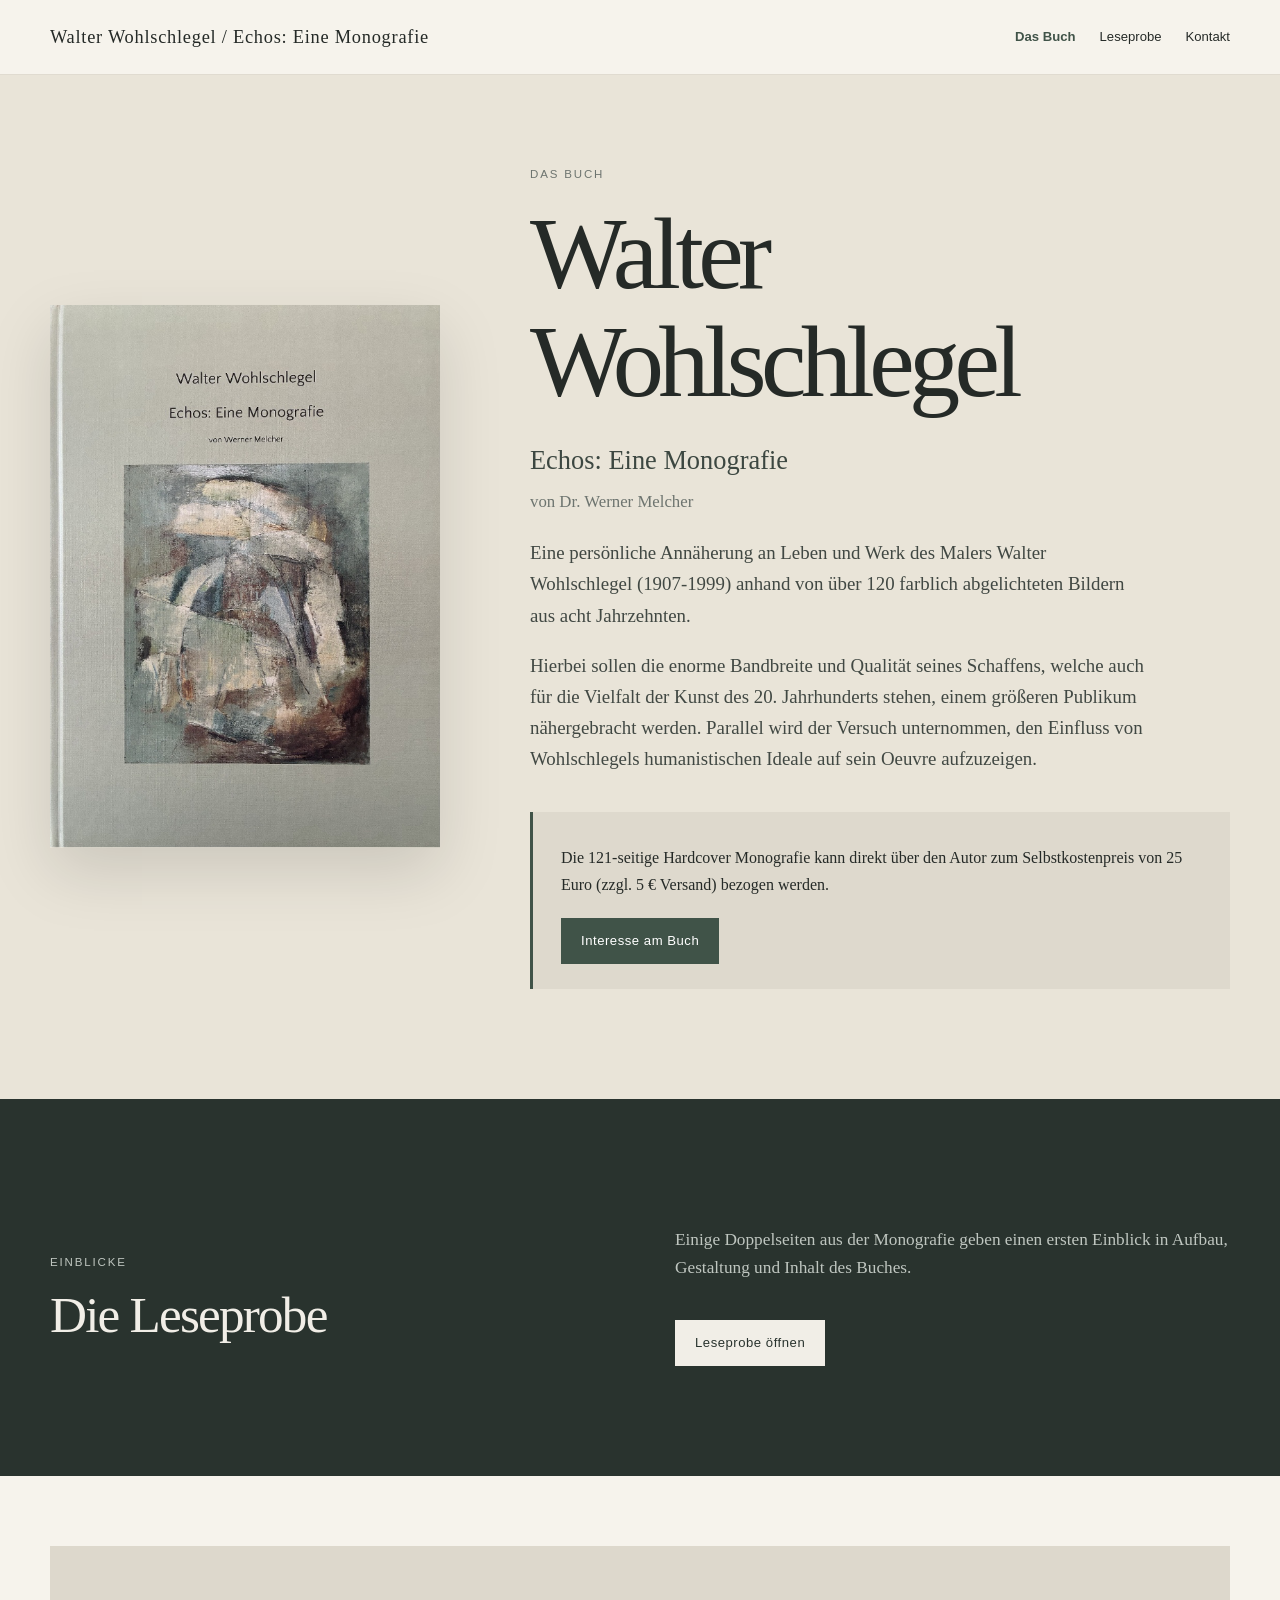
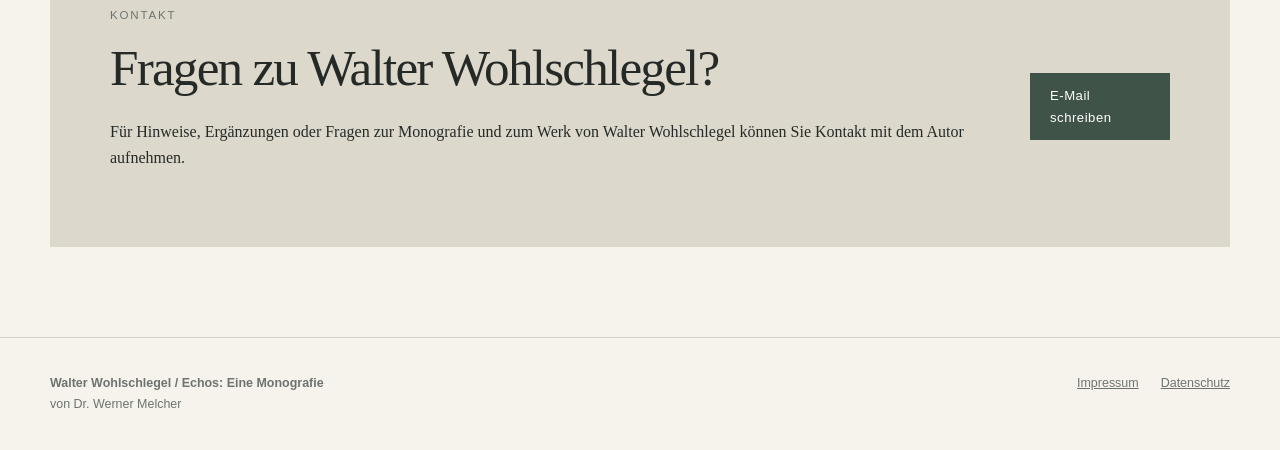
<file: index.html>
<!doctype html>
<html lang="de">
<head>
<meta charset="utf-8">
<meta name="viewport" content="width=device-width, initial-scale=1">
<title>Walter Wohlschlegel – Echos: Eine Monografie | Werner Melcher</title>
<meta name="description" content="Walter Wohlschlegel (1907–1999): Leben und Werk des Malers in der Monografie „Echos: Eine Monografie“ von Dr. Werner Melcher mit zahlreichen Werkabbildungen.">
<meta name="keywords" content="Walter Wohlschlegel, Echos, Eine Monografie, Werner Melcher, Maler, Künstler, Kunst, Buch">
<meta name="author" content="Dr. Werner Melcher">
<meta property="og:title" content="Walter Wohlschlegel / Echos: Eine Monografie">
<meta property="og:description" content="Die Monografie Echos von Dr. Werner Melcher über den Maler Walter Wohlschlegel.">
<meta property="og:type" content="book">
<meta property="og:image" content="assets/titelseite.png">
<link rel="canonical" href="https://wohlschlegel-monografie.de/">
<link rel="stylesheet" href="styles.css">
<script type="application/ld+json">
{
  "@context":"https://schema.org",
  "@type":"Book",
  "name":"Echos: Eine Monografie",
  "author":{"@type":"Person","name":"Dr. Werner Melcher"},
  "about":{"@type":"Person","name":"Walter Wohlschlegel","birthDate":"1907","deathDate":"1999"}
}
</script>
  <meta name="robots" content="index,follow">
  <script type="application/ld+json">
{
  "@context": "https://schema.org",
  "@type": "Book",
  "name": "Walter Wohlschlegel – Echos: Eine Monografie",
  "author": {
    "@type": "Person",
    "name": "Dr. Werner Melcher"
  },
  "about": {
    "@type": "Person",
    "name": "Walter Wohlschlegel",
    "birthDate": "1907",
    "deathDate": "1999"
  },
  "inLanguage": "de",
  "url": "https://wohlschlegel-monografie.de/"
}
</script>
</head>
<body>
<header class="site-header">
  <div class="container nav-wrap">
    <a class="brand" href="index.html">Walter Wohlschlegel / Echos: Eine Monografie</a>
    <button class="menu-toggle" aria-expanded="false" aria-controls="main-nav">Menü</button>
    <nav id="main-nav" class="nav" aria-label="Hauptnavigation">
      <a class="active" href="index.html">Das Buch</a>
      <a href="leseprobe.html">Leseprobe</a>
      <a href="#kontakt">Kontakt</a>
    </nav>
  </div>
</header>

<main>
<section class="hero-book" id="das-buch">
  <div class="container hero-book-grid">
    <div class="book-cover">
      <img src="assets/titelseite.png" alt="Titelbild des Buches Walter Wohlschlegel – Echos: Eine Monografie von Werner Melcher">
    </div>
    <div class="hero-copy">
      <p class="eyebrow">Das Buch</p>
      <h1>Walter Wohlschlegel</h1>
      <p class="book-title">Echos: Eine Monografie</p>
      <p class="book-author">von Dr. Werner Melcher</p>
      <p class="lead">Eine persönliche Annäherung an Leben und Werk des Malers Walter Wohlschlegel (1907-1999) anhand von über 120 farblich abgelichteten Bildern aus acht Jahrzehnten.</p>
      <p class="lead">Hierbei sollen die enorme Bandbreite und Qualität seines Schaffens, welche auch für die Vielfalt der Kunst des 20. Jahrhunderts stehen, einem größeren Publikum nähergebracht werden. Parallel wird der Versuch unternommen, den Einfluss von Wohlschlegels humanistischen Ideale auf sein Oeuvre aufzuzeigen.</p>
      <div class="purchase-box">
        <p>Die 121-seitige Hardcover Monografie kann direkt über den Autor zum Selbstkostenpreis von 25 Euro (zzgl. 5 € Versand) bezogen werden.</p>
        <a class="button" href="mailto:melcher-wohlschlegel@web.de?subject=Interesse%20an%20%E2%80%9EEchos%3A%20Eine%20Monografie%E2%80%9C">Interesse am Buch</a>
      </div>
    </div>
  </div>
</section>

<section class="section section-dark">
  <div class="container section-heading">
    <div><p class="eyebrow">Einblicke</p><h2>Die Leseprobe</h2></div>
    <div><p class="section-intro">Einige Doppelseiten aus der Monografie geben einen ersten Einblick in Aufbau, Gestaltung und Inhalt des Buches.</p><a class="button light-button" href="leseprobe.html">Leseprobe öffnen</a></div>
  </div>
</section>

<section id="kontakt" class="section contact">
  <div class="container contact-box">
    <div><p class="eyebrow">Kontakt</p><h2>Fragen zu Walter Wohlschlegel?</h2><p>Für Hinweise, Ergänzungen oder Fragen zur Monografie und zum Werk von Walter Wohlschlegel können Sie Kontakt mit dem Autor aufnehmen.</p></div>
    <a class="button" href="mailto:melcher-wohlschlegel@web.de">E-Mail schreiben</a>
  </div>
</section>
</main>

<footer class="footer">
  <div class="container footer-grid">
    <div><strong>Walter Wohlschlegel / Echos: Eine Monografie</strong><br>von Dr. Werner Melcher</div>
    <div><a href="impressum.html">Impressum</a><a href="datenschutz.html">Datenschutz</a></div>
  </div>
</footer>
<script src="script.js"></script>
</body>
</html>
</file>
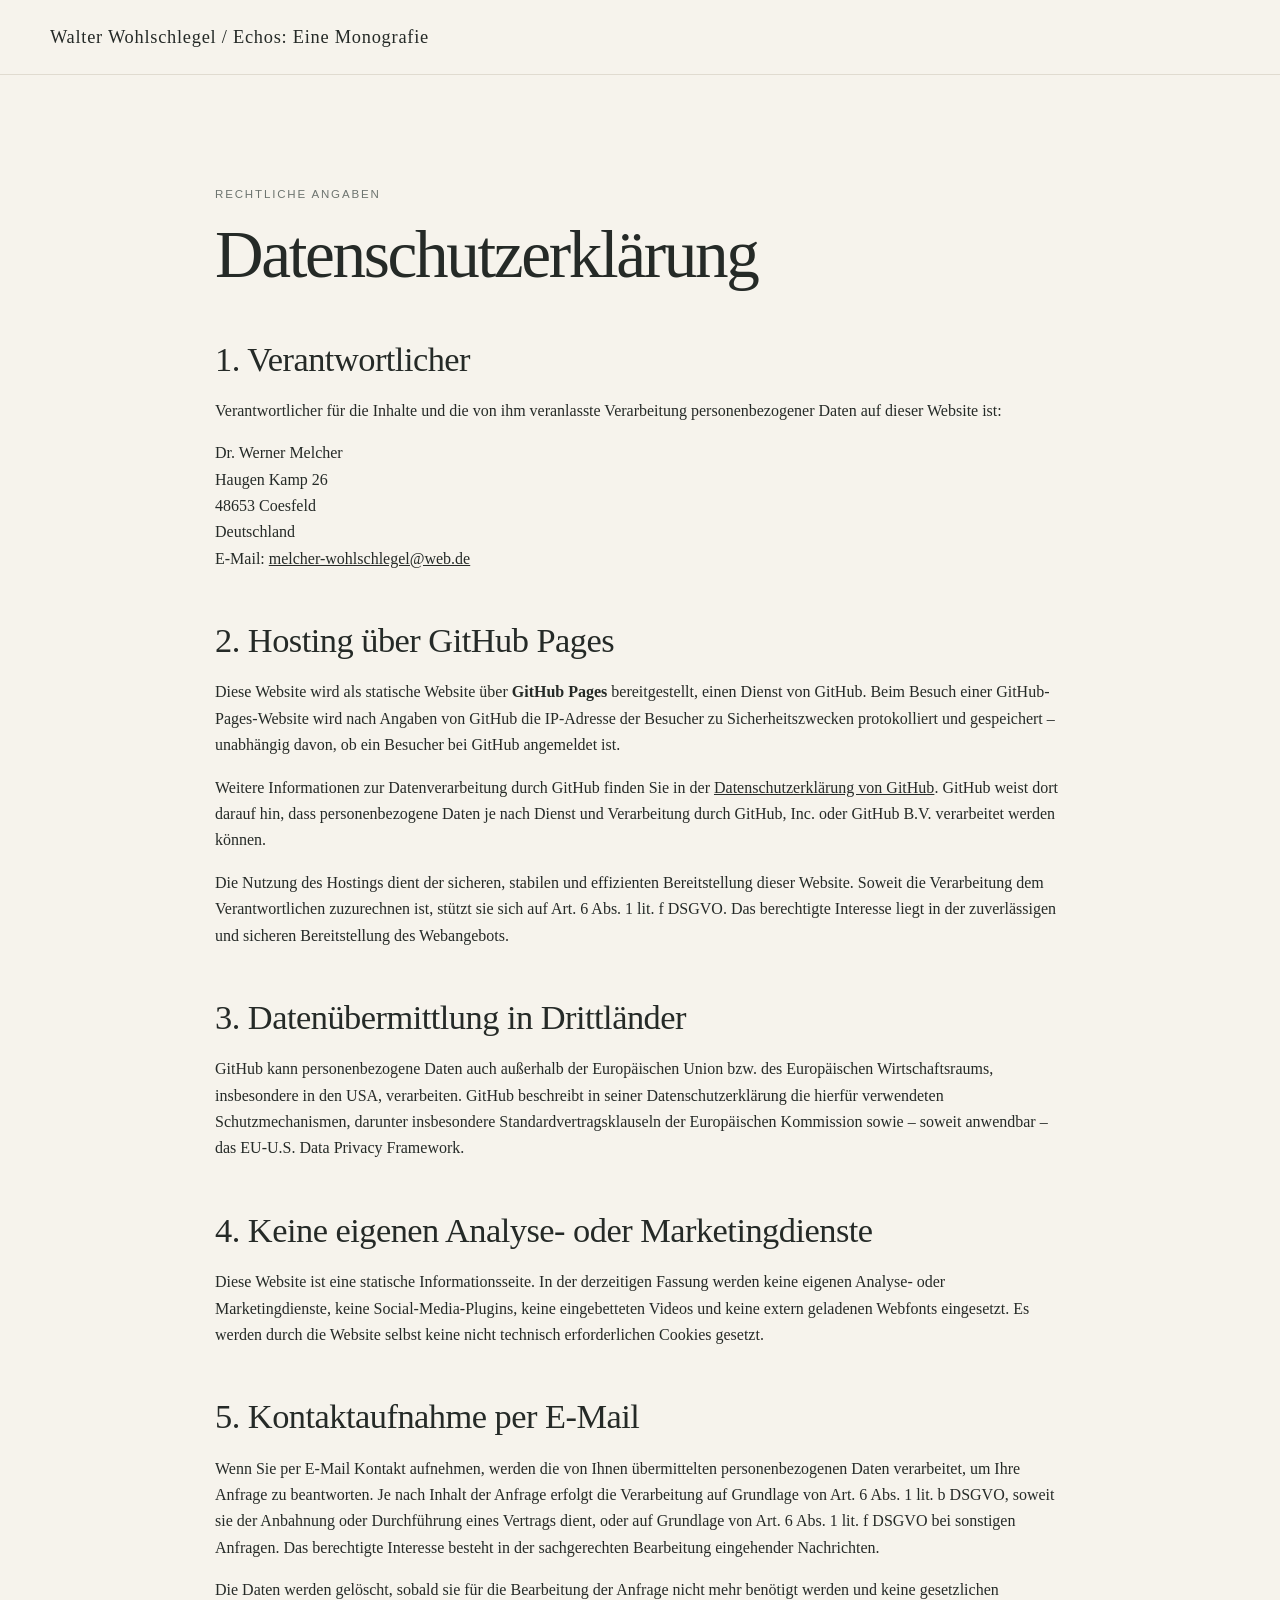
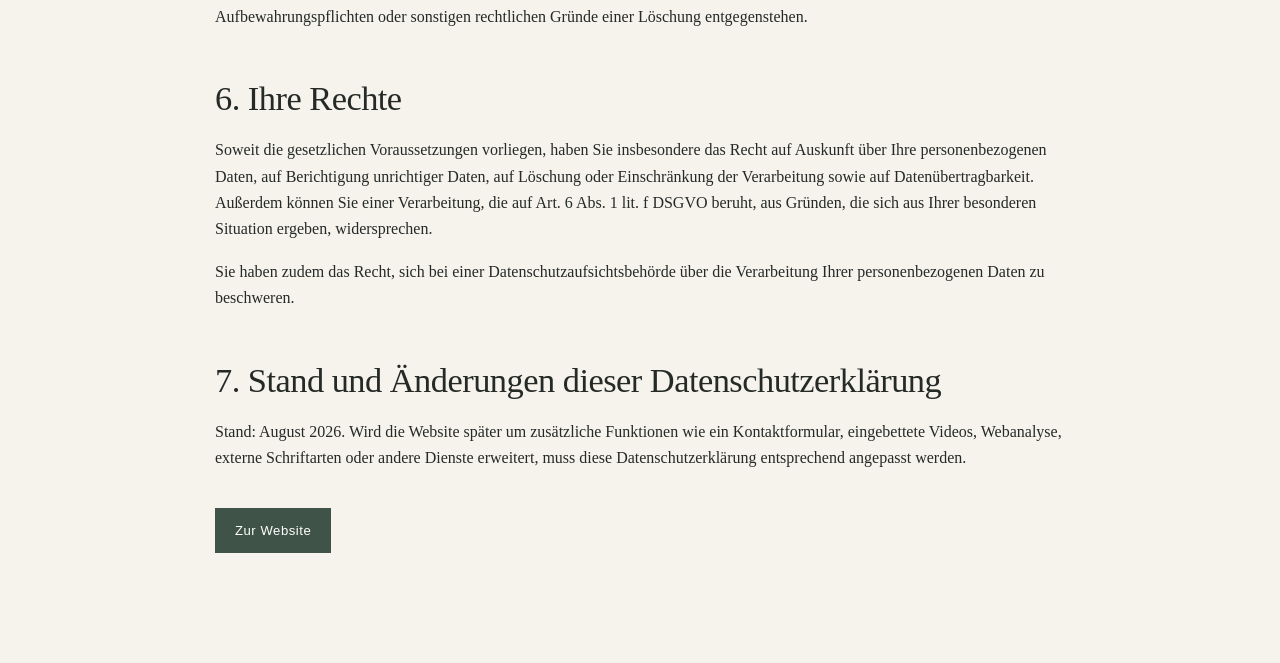
<file: datenschutz.html>
<!doctype html>
<html lang="de">
<head>
  <meta charset="utf-8">
  <meta name="viewport" content="width=device-width,initial-scale=1">
  <title>Datenschutz | Walter Wohlschlegel – Echos: Eine Monografie</title>
  <meta name="robots" content="noindex,follow">
  <link rel="stylesheet" href="styles.css">
  <meta name="description" content="Datenschutzerklärung der Website zur Monografie über Walter Wohlschlegel.">
  <link rel="canonical" href="https://wohlschlegel-monografie.de/datenschutz.html">
</head>
<body>
<header class="site-header">
  <div class="container nav-wrap">
    <a class="brand" href="index.html">Walter Wohlschlegel / Echos: Eine Monografie</a>
  </div>
</header>

<main class="section legal-page">
  <div class="container narrow">
    <p class="eyebrow">Rechtliche Angaben</p>
    <h1>Datenschutzerklärung</h1>

    <h2>1. Verantwortlicher</h2>
    <p>Verantwortlicher für die Inhalte und die von ihm veranlasste Verarbeitung personenbezogener Daten auf dieser Website ist:</p>
    <p>
      Dr. Werner Melcher<br>
      Haugen Kamp 26<br>
      48653 Coesfeld<br>
      Deutschland<br>
      E-Mail:
      <a href="mailto:melcher-wohlschlegel@web.de">melcher-wohlschlegel@web.de</a>
    </p>

    <h2>2. Hosting über GitHub Pages</h2>
    <p>
      Diese Website wird als statische Website über <strong>GitHub Pages</strong> bereitgestellt,
      einen Dienst von GitHub. Beim Besuch einer GitHub-Pages-Website wird nach Angaben von GitHub
      die IP-Adresse der Besucher zu Sicherheitszwecken protokolliert und gespeichert – unabhängig
      davon, ob ein Besucher bei GitHub angemeldet ist.
    </p>
    <p>
      Weitere Informationen zur Datenverarbeitung durch GitHub finden Sie in der
      <a href="https://docs.github.com/de/site-policy/privacy-policies/github-general-privacy-statement"
         target="_blank" rel="noopener">Datenschutzerklärung von GitHub</a>.
      GitHub weist dort darauf hin, dass personenbezogene Daten je nach Dienst und Verarbeitung
      durch GitHub, Inc. oder GitHub B.V. verarbeitet werden können.
    </p>
    <p>
      Die Nutzung des Hostings dient der sicheren, stabilen und effizienten Bereitstellung dieser
      Website. Soweit die Verarbeitung dem Verantwortlichen zuzurechnen ist, stützt sie sich auf
      Art. 6 Abs. 1 lit. f DSGVO. Das berechtigte Interesse liegt in der zuverlässigen und sicheren
      Bereitstellung des Webangebots.
    </p>

    <h2>3. Datenübermittlung in Drittländer</h2>
    <p>
      GitHub kann personenbezogene Daten auch außerhalb der Europäischen Union bzw. des Europäischen
      Wirtschaftsraums, insbesondere in den USA, verarbeiten. GitHub beschreibt in seiner
      Datenschutzerklärung die hierfür verwendeten Schutzmechanismen, darunter insbesondere
      Standardvertragsklauseln der Europäischen Kommission sowie – soweit anwendbar – das
      EU-U.S. Data Privacy Framework.
    </p>

    <h2>4. Keine eigenen Analyse- oder Marketingdienste</h2>
    <p>
      Diese Website ist eine statische Informationsseite. In der derzeitigen Fassung werden keine
      eigenen Analyse- oder Marketingdienste, keine Social-Media-Plugins, keine eingebetteten Videos
      und keine extern geladenen Webfonts eingesetzt. Es werden durch die Website selbst keine
      nicht technisch erforderlichen Cookies gesetzt.
    </p>

    <h2>5. Kontaktaufnahme per E-Mail</h2>
    <p>
      Wenn Sie per E-Mail Kontakt aufnehmen, werden die von Ihnen übermittelten personenbezogenen
      Daten verarbeitet, um Ihre Anfrage zu beantworten. Je nach Inhalt der Anfrage erfolgt die
      Verarbeitung auf Grundlage von Art. 6 Abs. 1 lit. b DSGVO, soweit sie der Anbahnung oder
      Durchführung eines Vertrags dient, oder auf Grundlage von Art. 6 Abs. 1 lit. f DSGVO bei
      sonstigen Anfragen. Das berechtigte Interesse besteht in der sachgerechten Bearbeitung
      eingehender Nachrichten.
    </p>
    <p>
      Die Daten werden gelöscht, sobald sie für die Bearbeitung der Anfrage nicht mehr benötigt
      werden und keine gesetzlichen Aufbewahrungspflichten oder sonstigen rechtlichen Gründe einer
      Löschung entgegenstehen.
    </p>

    <h2>6. Ihre Rechte</h2>
    <p>
      Soweit die gesetzlichen Voraussetzungen vorliegen, haben Sie insbesondere das Recht auf
      Auskunft über Ihre personenbezogenen Daten, auf Berichtigung unrichtiger Daten, auf Löschung
      oder Einschränkung der Verarbeitung sowie auf Datenübertragbarkeit. Außerdem können Sie einer
      Verarbeitung, die auf Art. 6 Abs. 1 lit. f DSGVO beruht, aus Gründen, die sich aus Ihrer
      besonderen Situation ergeben, widersprechen.
    </p>
    <p>
      Sie haben zudem das Recht, sich bei einer Datenschutzaufsichtsbehörde über die Verarbeitung
      Ihrer personenbezogenen Daten zu beschweren.
    </p>

    <h2>7. Stand und Änderungen dieser Datenschutzerklärung</h2>
    <p>
      Stand: August 2026. Wird die Website später um zusätzliche Funktionen wie ein Kontaktformular,
      eingebettete Videos, Webanalyse, externe Schriftarten oder andere Dienste erweitert, muss diese
      Datenschutzerklärung entsprechend angepasst werden.
    </p>

    <a class="button" href="index.html">Zur Website</a>
  </div>
</main>
</body>
</html>
</file>
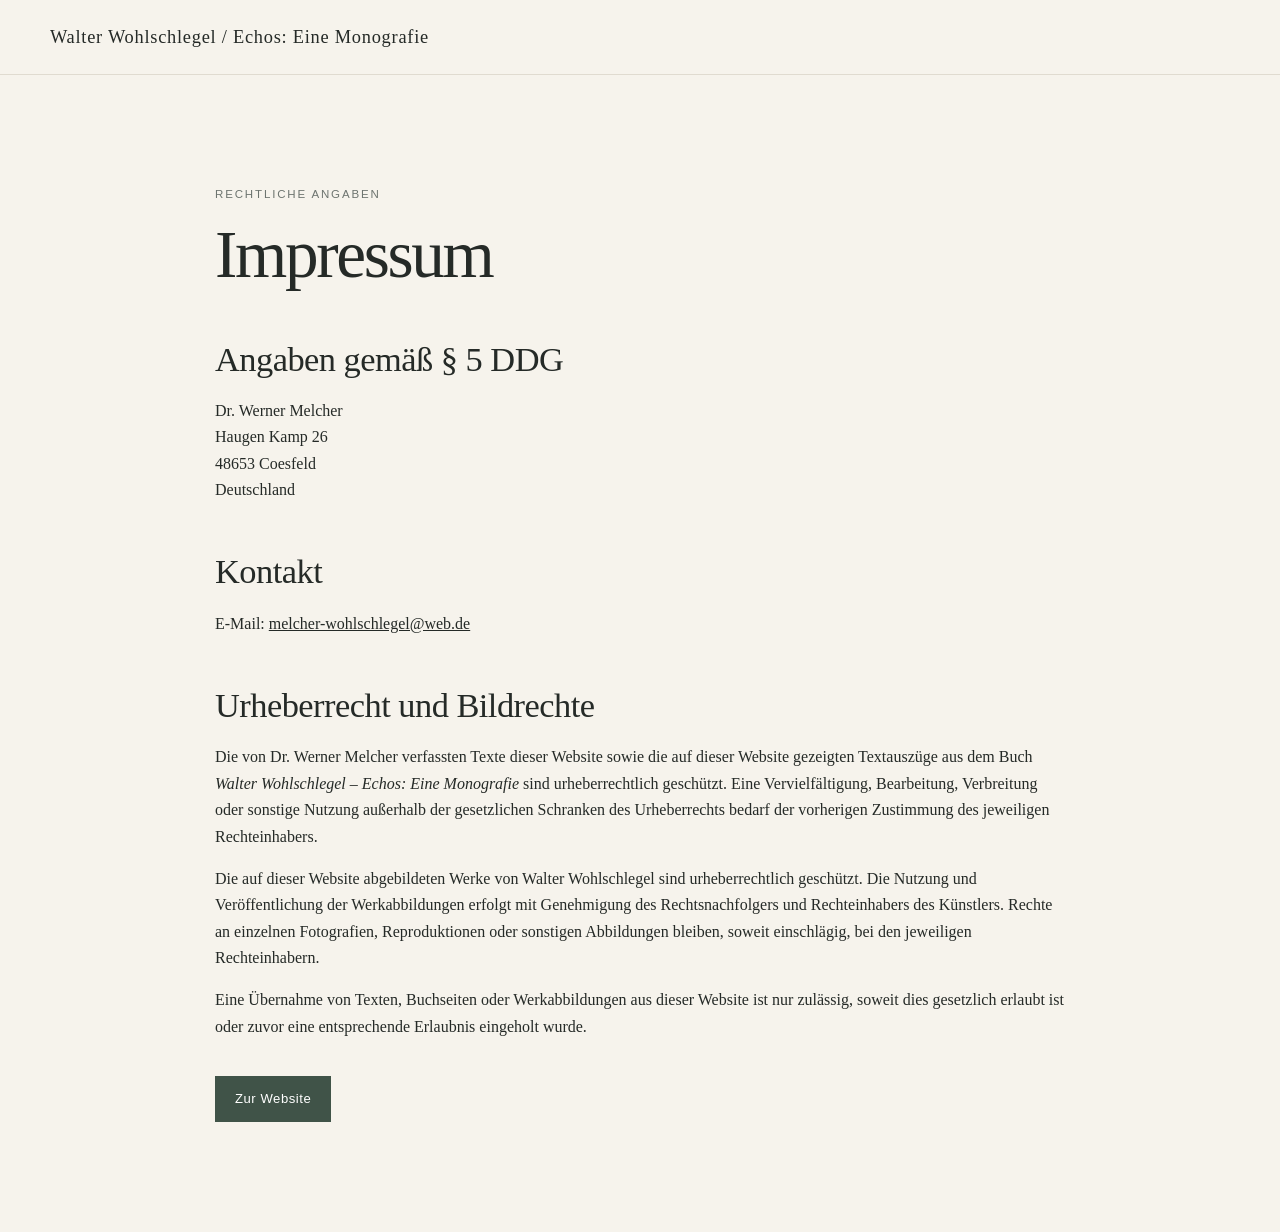
<file: impressum.html>
<!doctype html>
<html lang="de">
<head>
  <meta charset="utf-8">
  <meta name="viewport" content="width=device-width,initial-scale=1">
  <title>Impressum | Walter Wohlschlegel – Echos: Eine Monografie</title>
  <meta name="robots" content="noindex,follow">
  <link rel="stylesheet" href="styles.css">
  <meta name="description" content="Impressum der Website zur Monografie über den Maler Walter Wohlschlegel von Dr. Werner Melcher.">
  <link rel="canonical" href="https://wohlschlegel-monografie.de/impressum.html">
</head>
<body>
<header class="site-header">
  <div class="container nav-wrap">
    <a class="brand" href="index.html">Walter Wohlschlegel / Echos: Eine Monografie</a>
  </div>
</header>

<main class="section legal-page">
  <div class="container narrow">
    <p class="eyebrow">Rechtliche Angaben</p>
    <h1>Impressum</h1>

    <h2>Angaben gemäß § 5 DDG</h2>
    <p>
      Dr. Werner Melcher<br>
      Haugen Kamp 26<br>
      48653 Coesfeld<br>
      Deutschland
    </p>

    <h2>Kontakt</h2>
    <p>
      E-Mail:
      <a href="mailto:melcher-wohlschlegel@web.de">melcher-wohlschlegel@web.de</a>
    </p>

    <h2>Urheberrecht und Bildrechte</h2>
    <p>
      Die von Dr. Werner Melcher verfassten Texte dieser Website sowie die auf dieser Website
      gezeigten Textauszüge aus dem Buch <em>Walter Wohlschlegel – Echos: Eine Monografie</em>
      sind urheberrechtlich geschützt. Eine Vervielfältigung, Bearbeitung, Verbreitung oder
      sonstige Nutzung außerhalb der gesetzlichen Schranken des Urheberrechts bedarf der
      vorherigen Zustimmung des jeweiligen Rechteinhabers.
    </p>
    <p>
      Die auf dieser Website abgebildeten Werke von Walter Wohlschlegel sind urheberrechtlich
      geschützt. Die Nutzung und Veröffentlichung der Werkabbildungen erfolgt mit Genehmigung
      des Rechtsnachfolgers und Rechteinhabers des Künstlers. Rechte an einzelnen Fotografien,
      Reproduktionen oder sonstigen Abbildungen bleiben, soweit einschlägig, bei den jeweiligen
      Rechteinhabern.
    </p>
    <p>
      Eine Übernahme von Texten, Buchseiten oder Werkabbildungen aus dieser Website ist nur
      zulässig, soweit dies gesetzlich erlaubt ist oder zuvor eine entsprechende Erlaubnis
      eingeholt wurde.
    </p>

    <a class="button" href="index.html">Zur Website</a>
  </div>
</main>
</body>
</html>
</file>
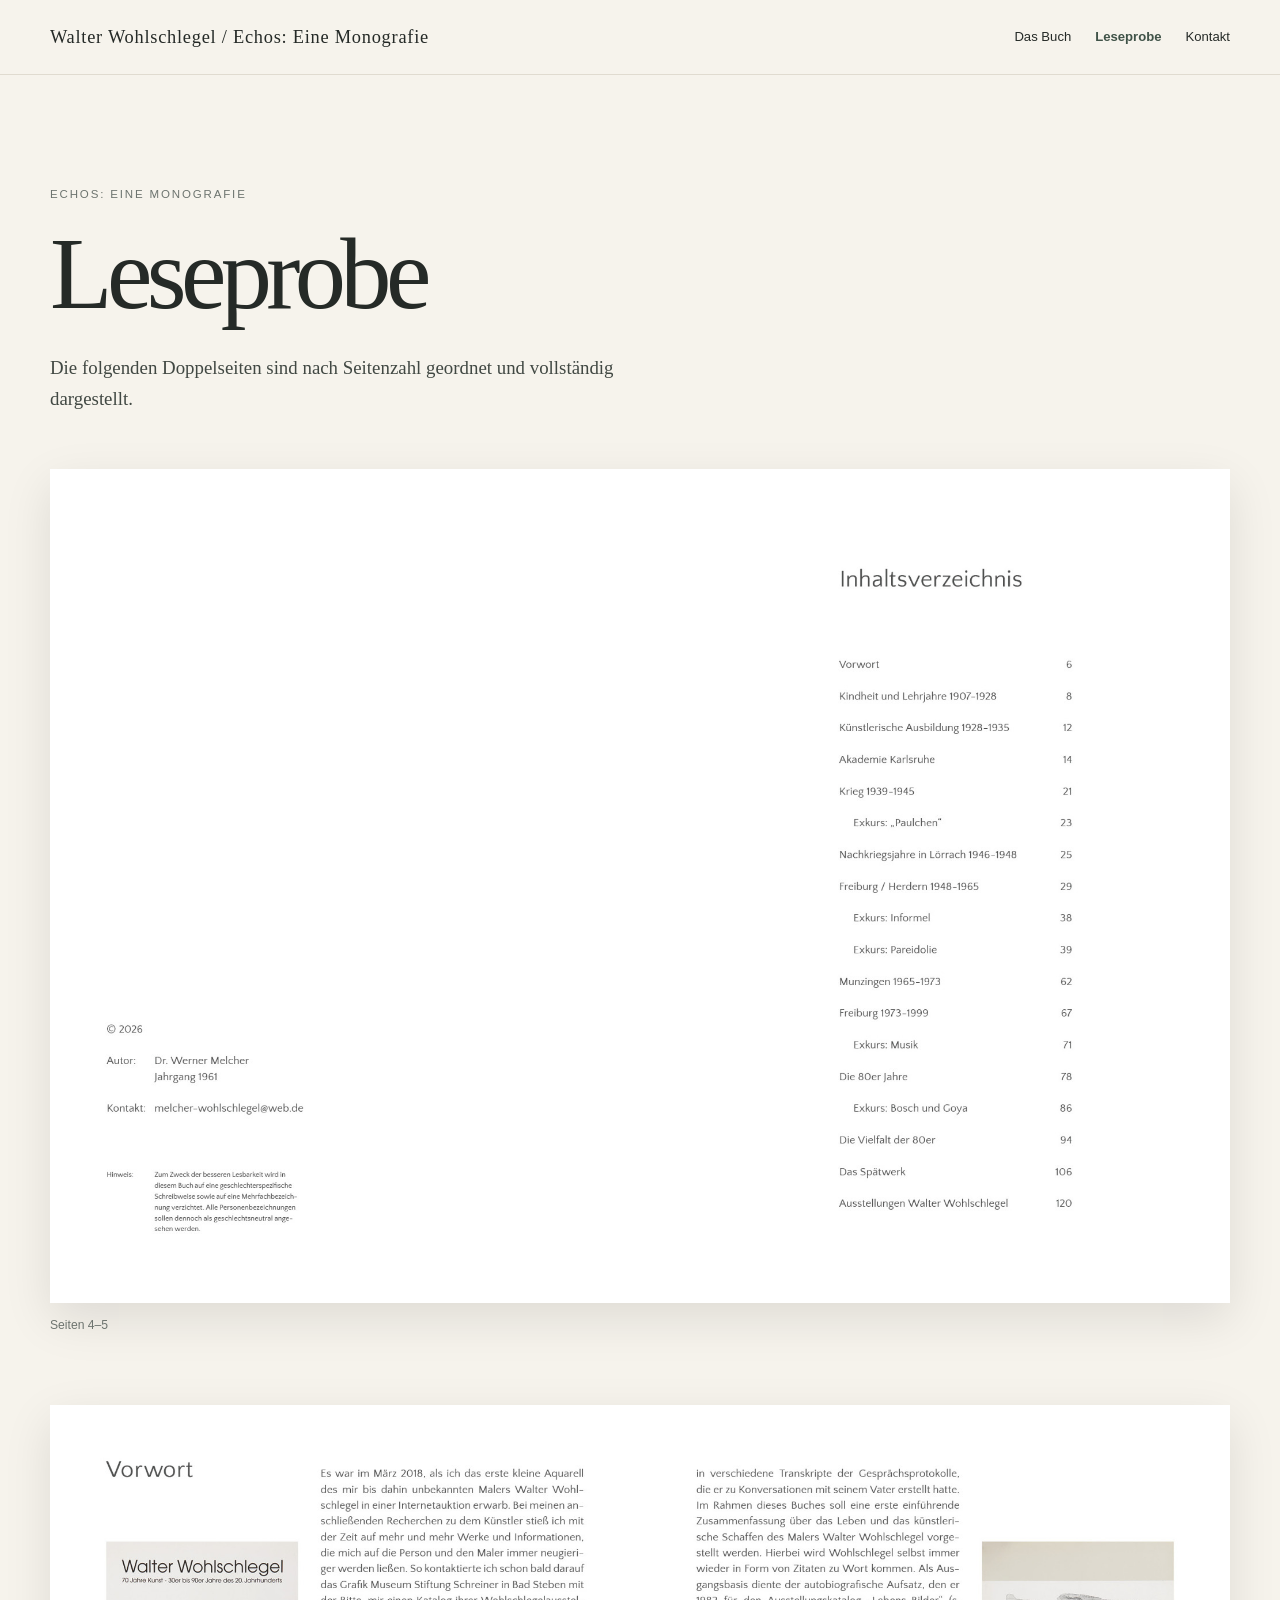
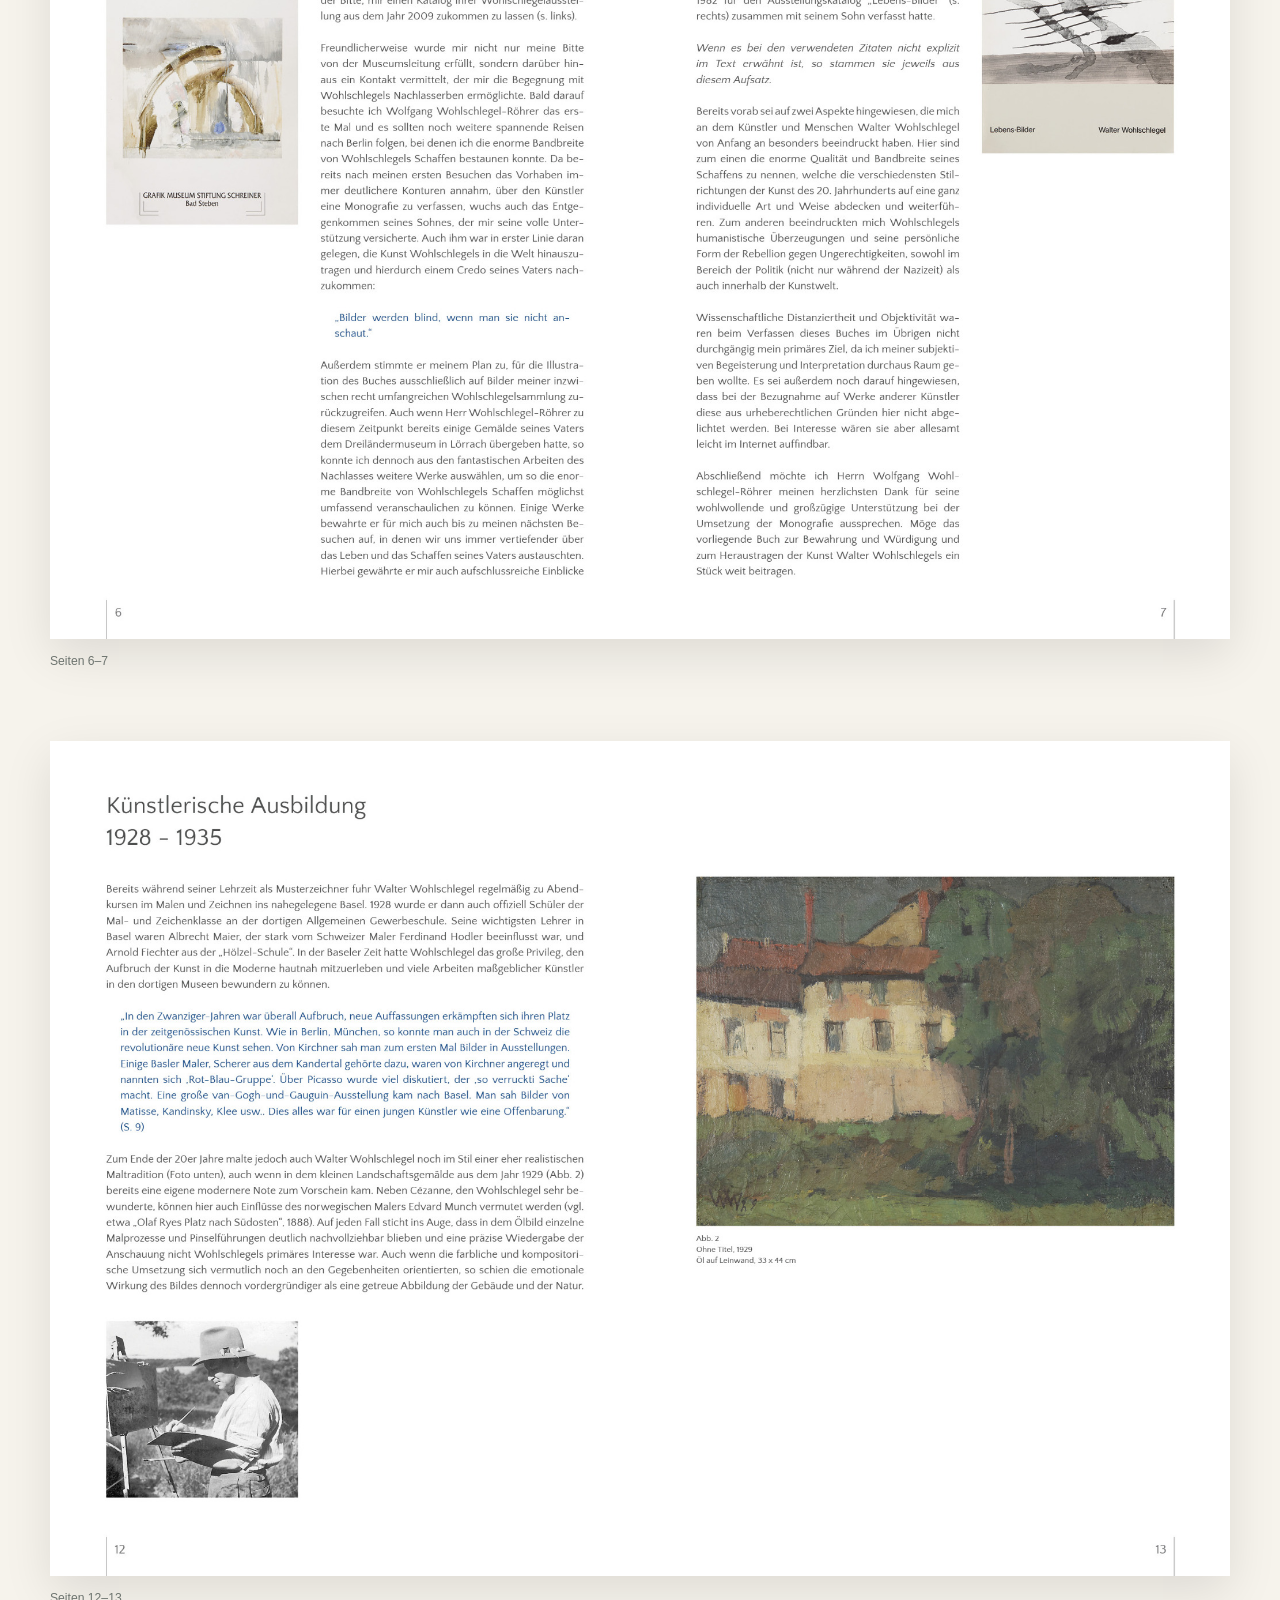
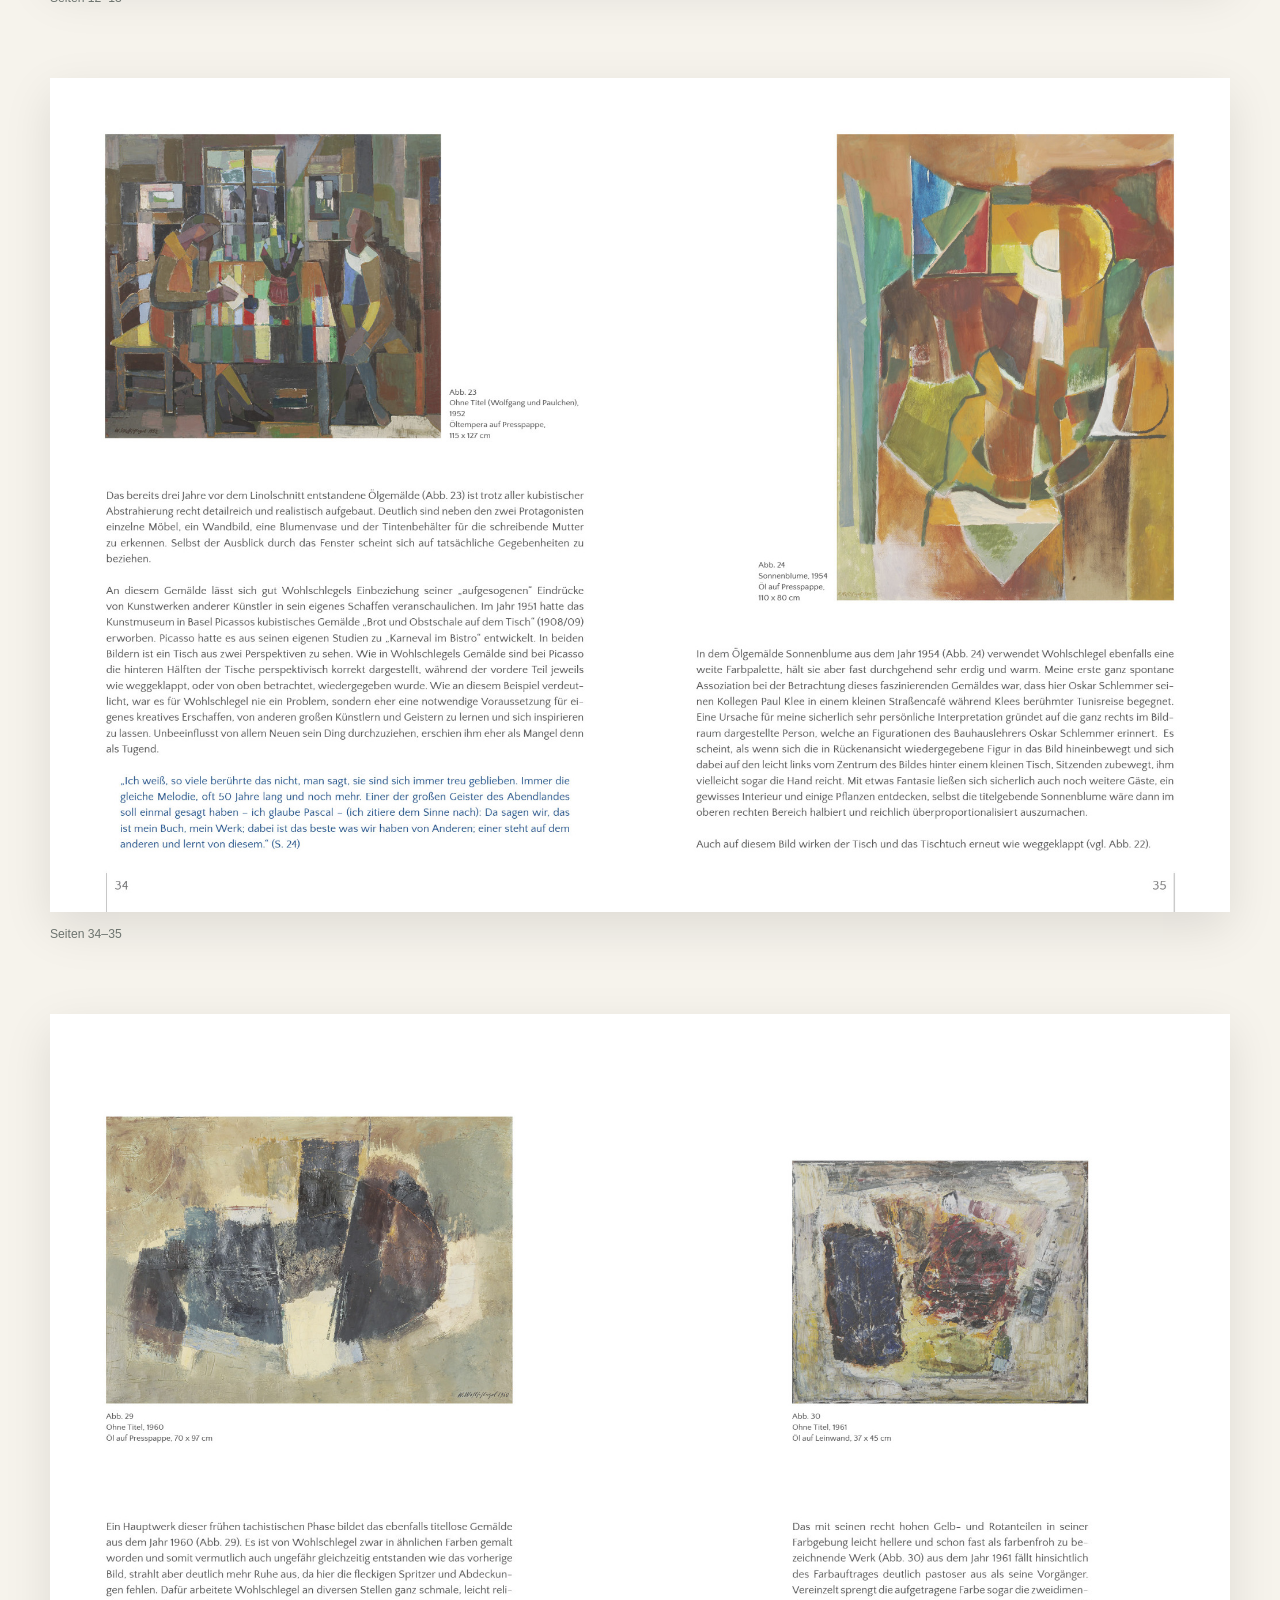
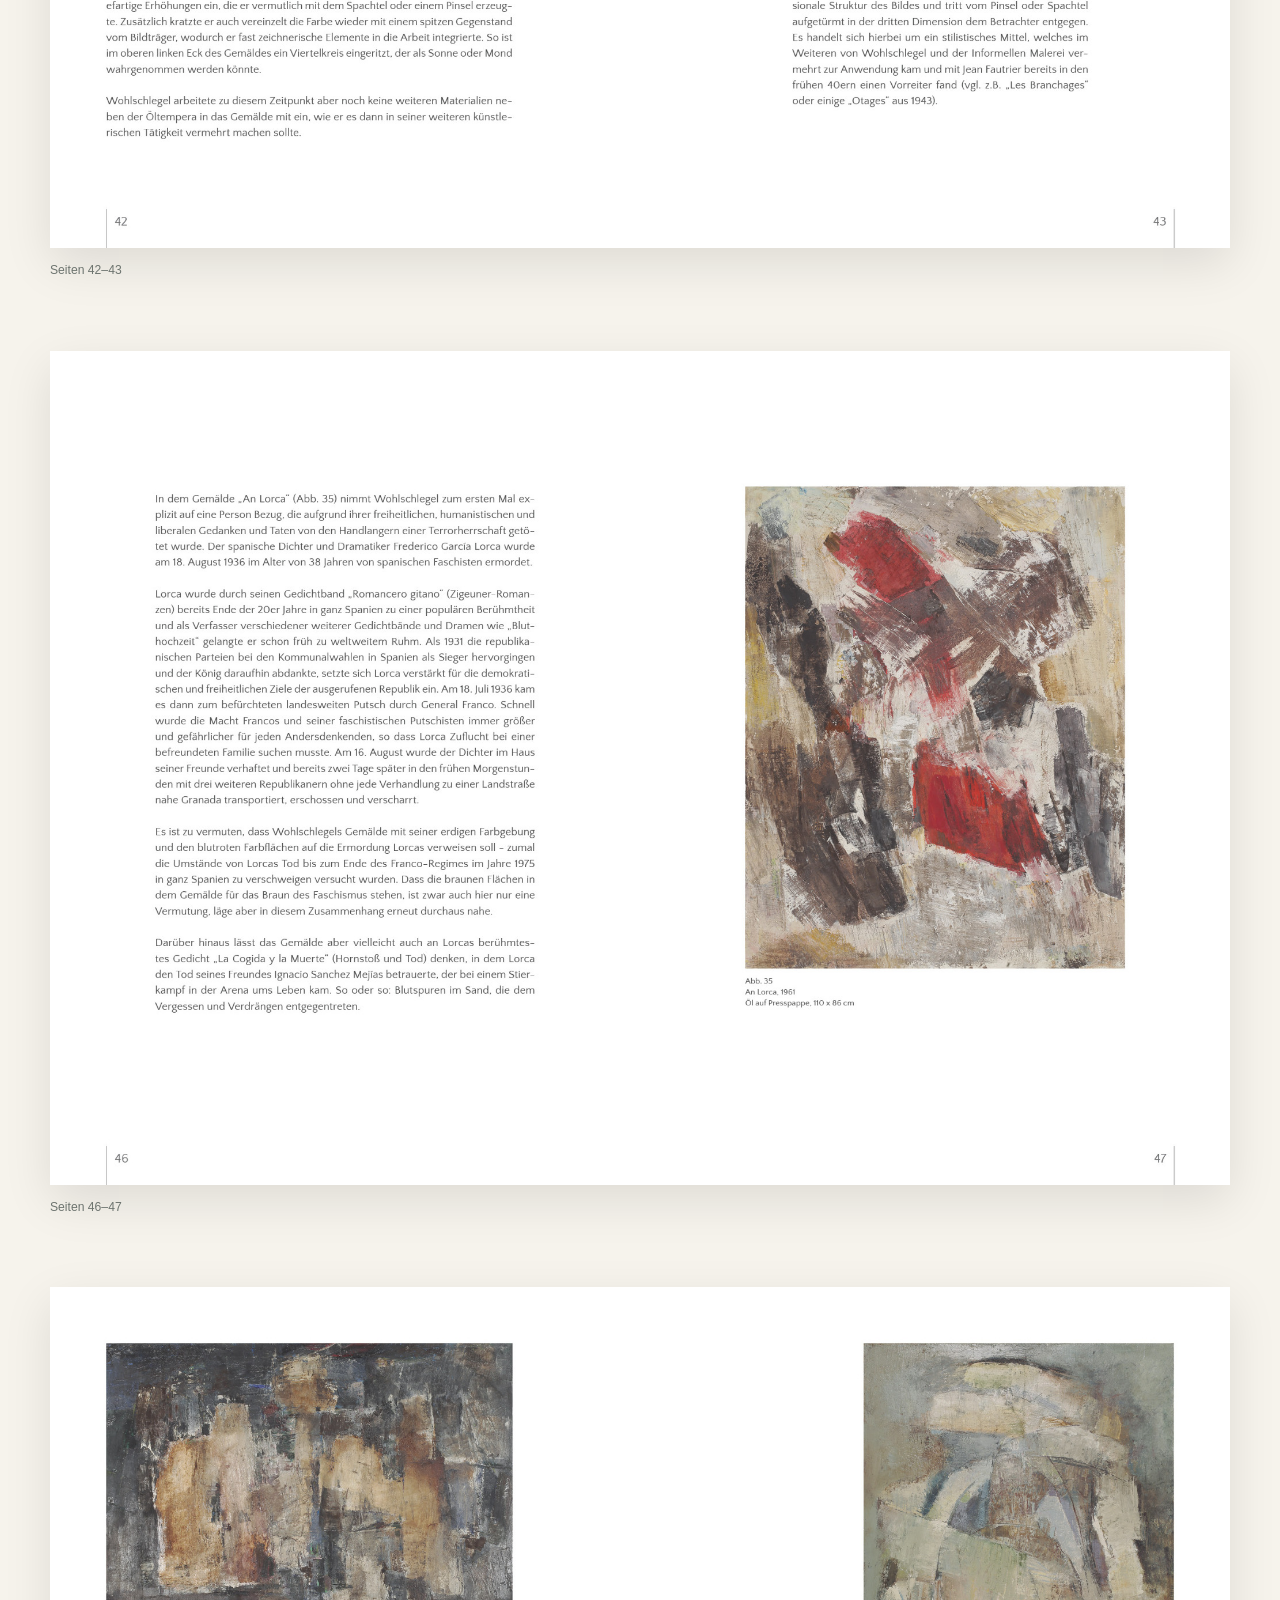
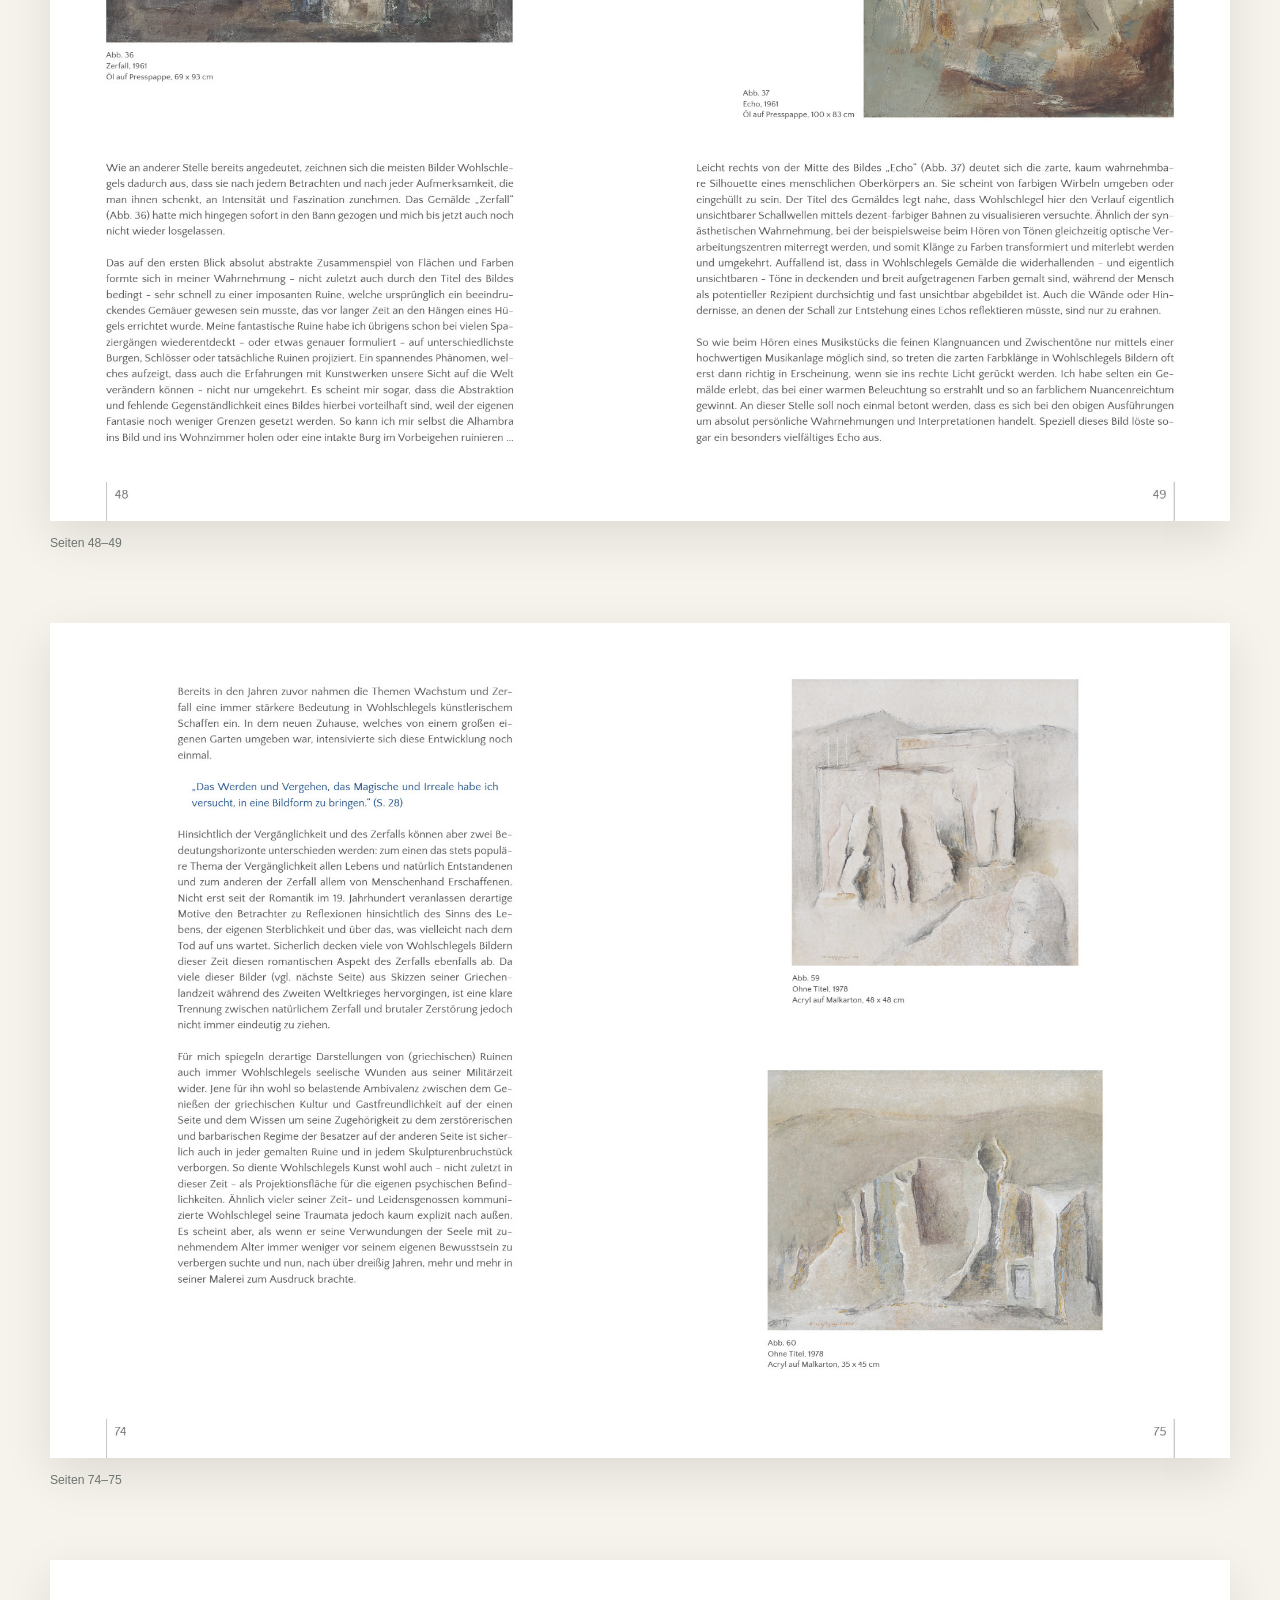
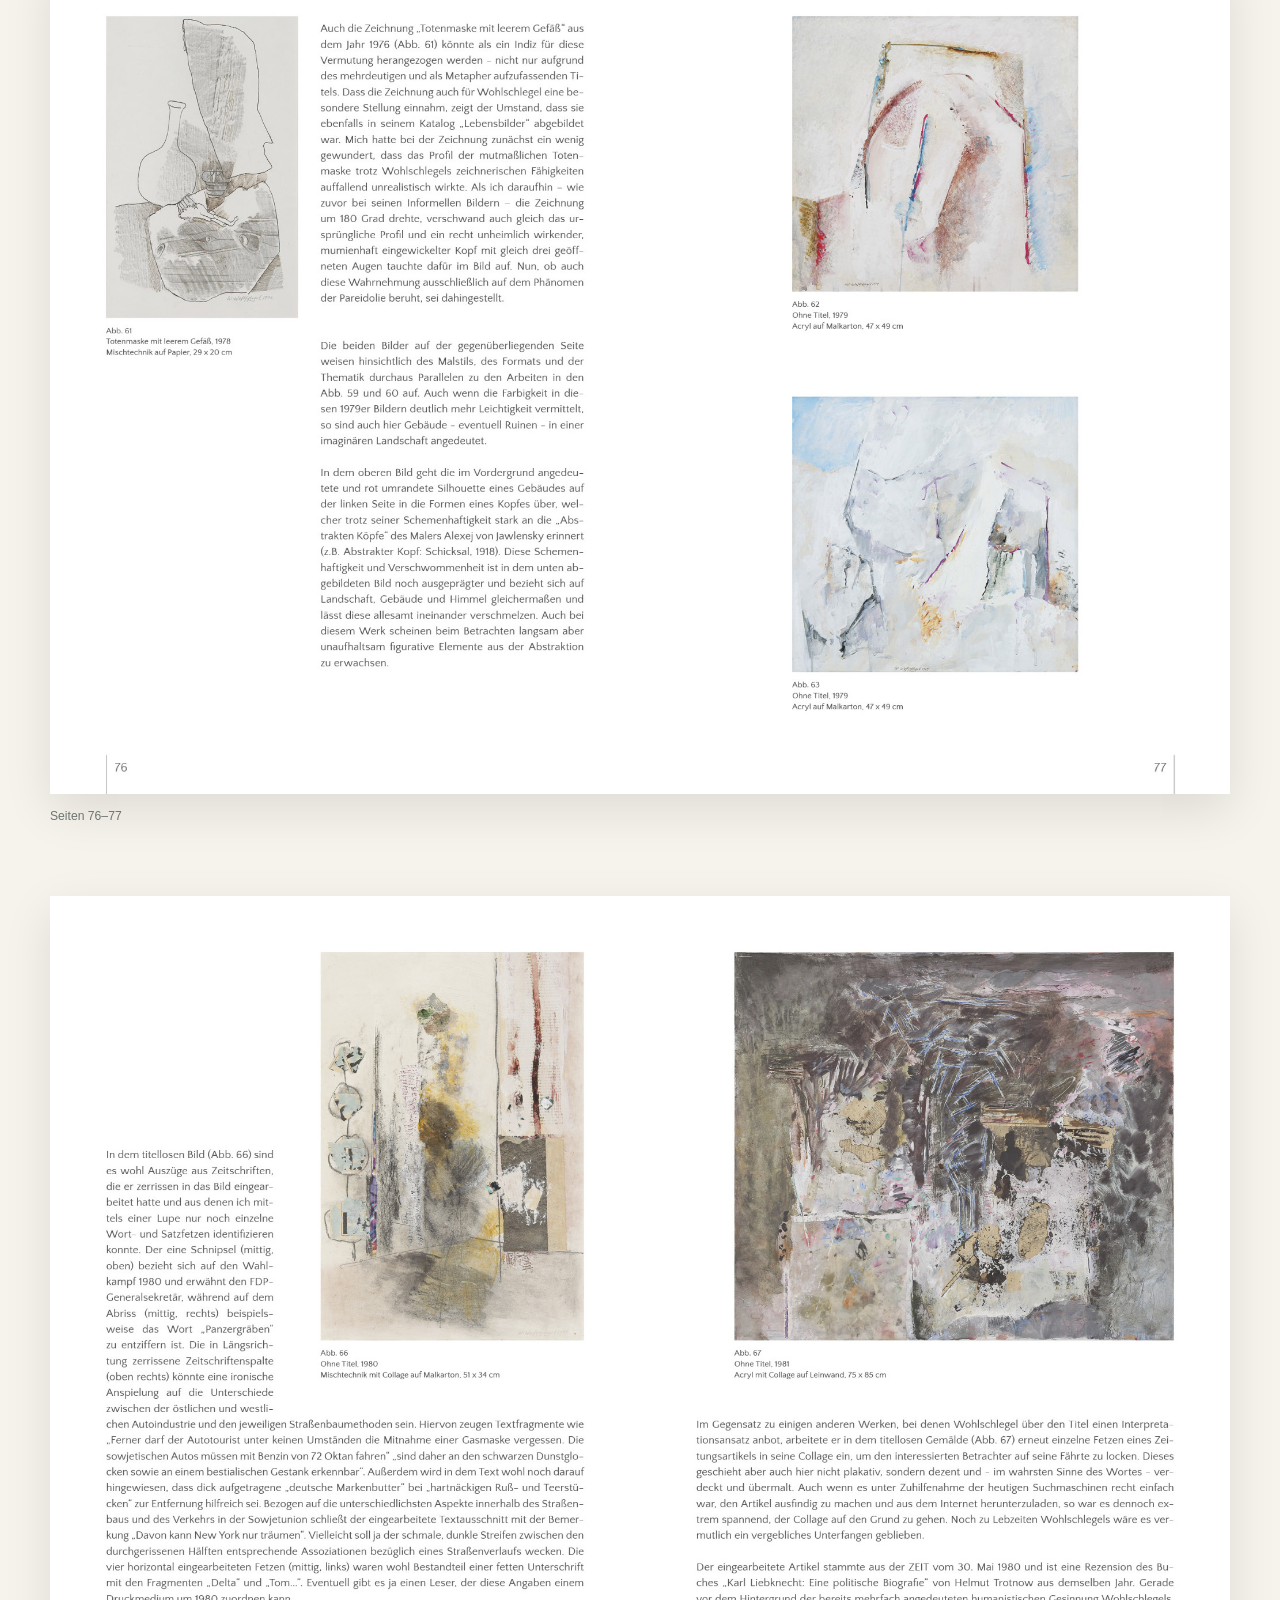
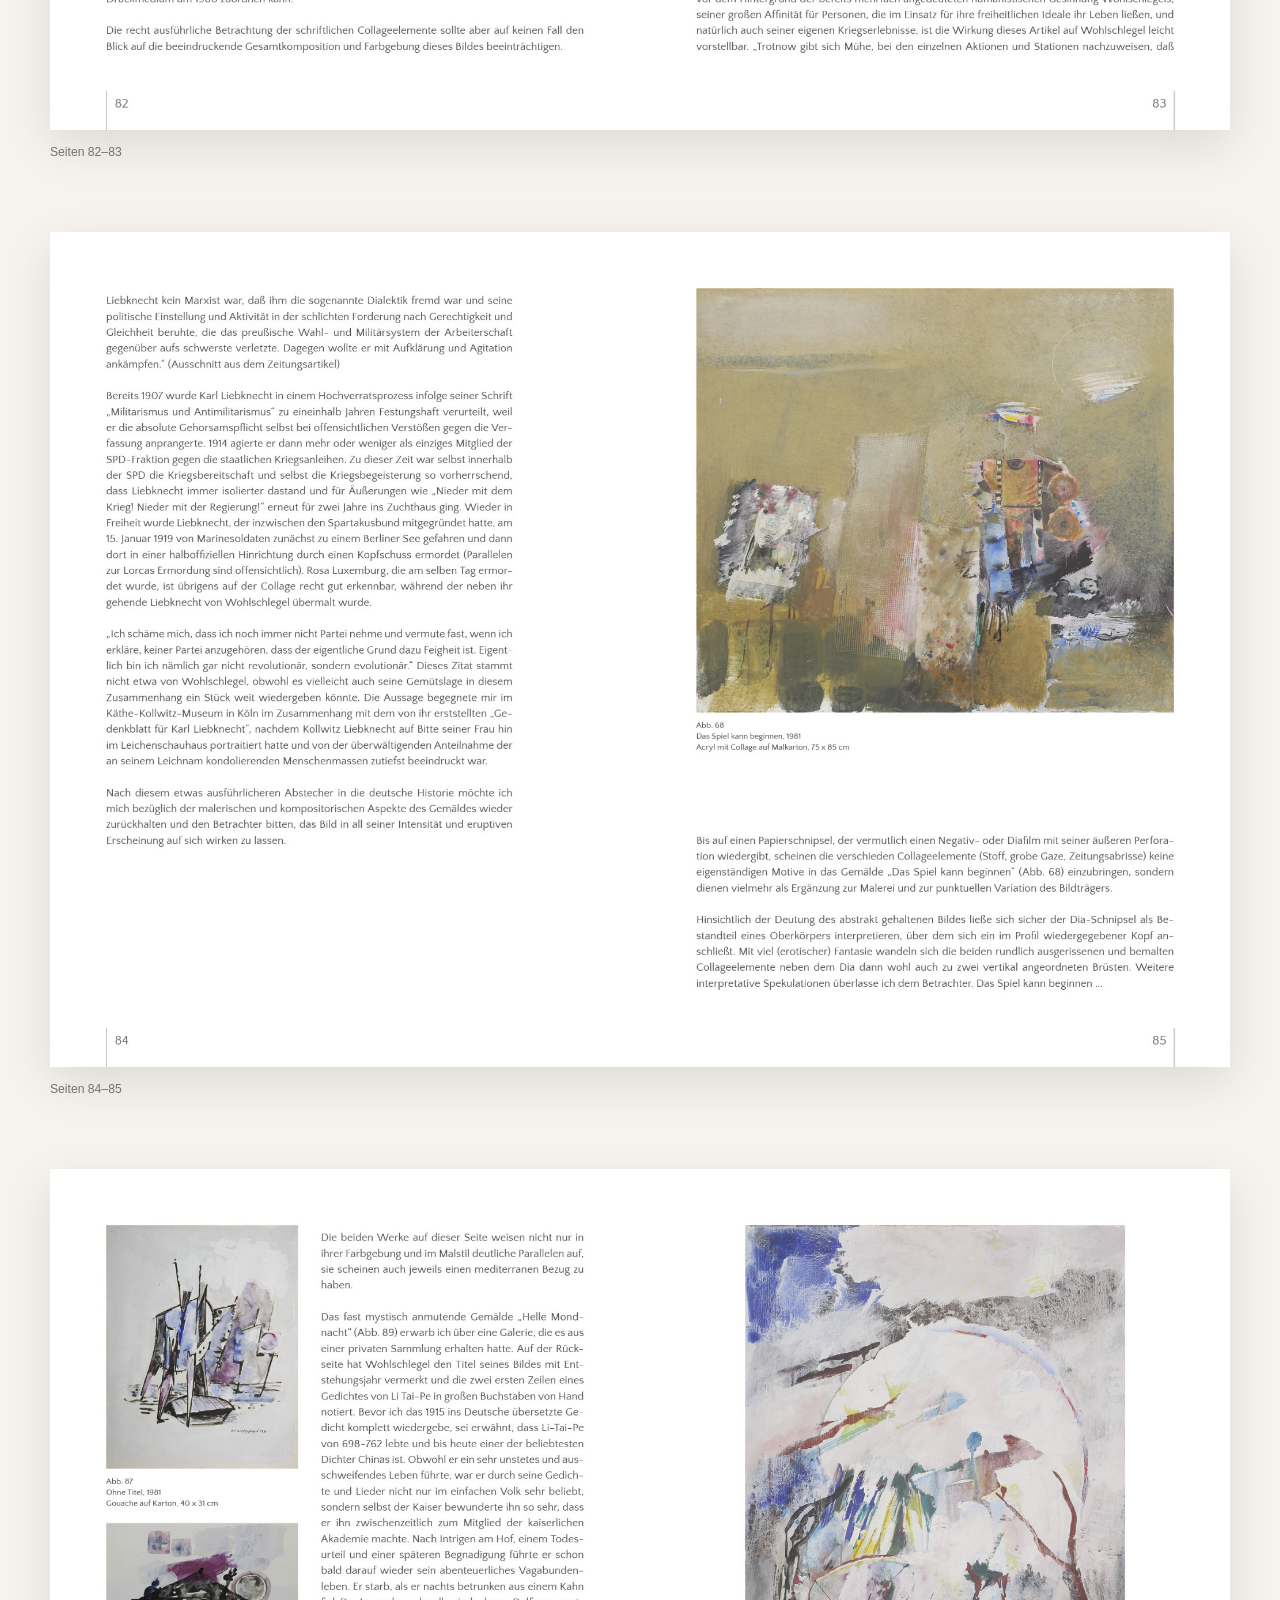
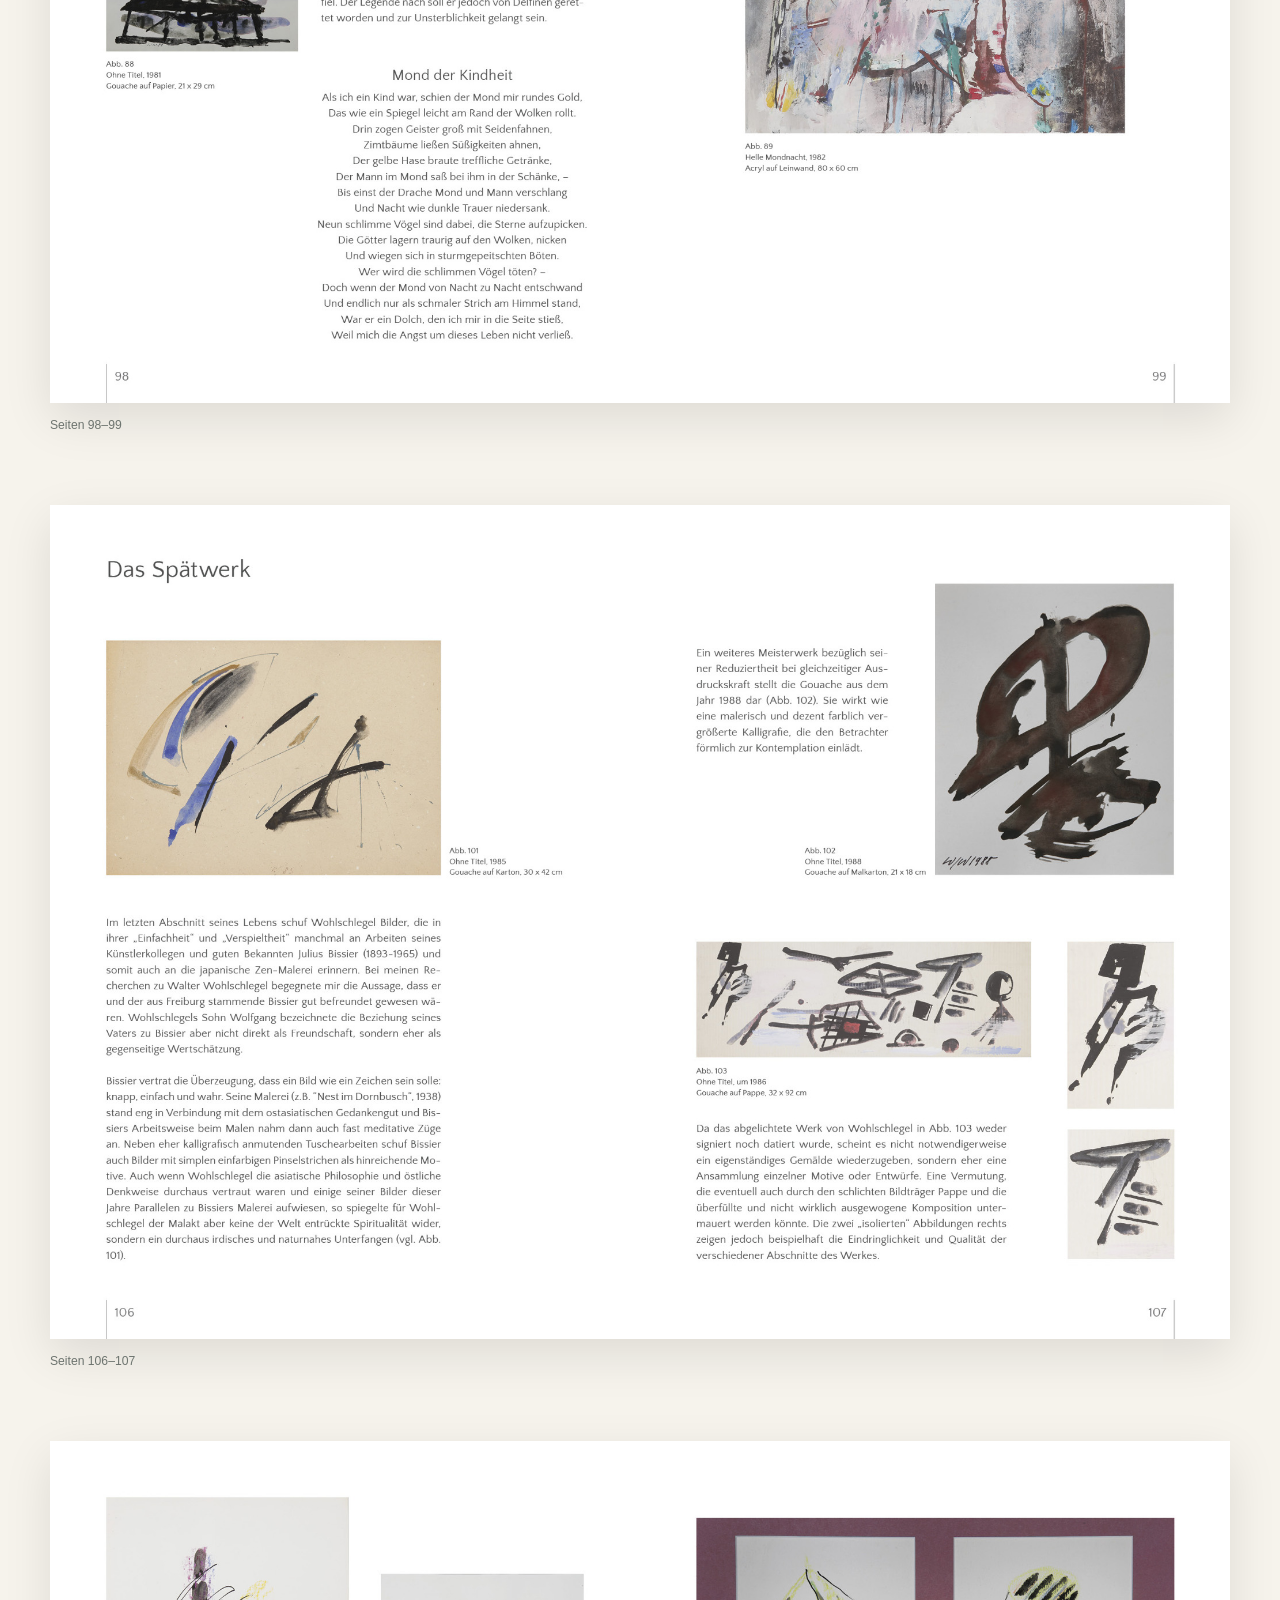
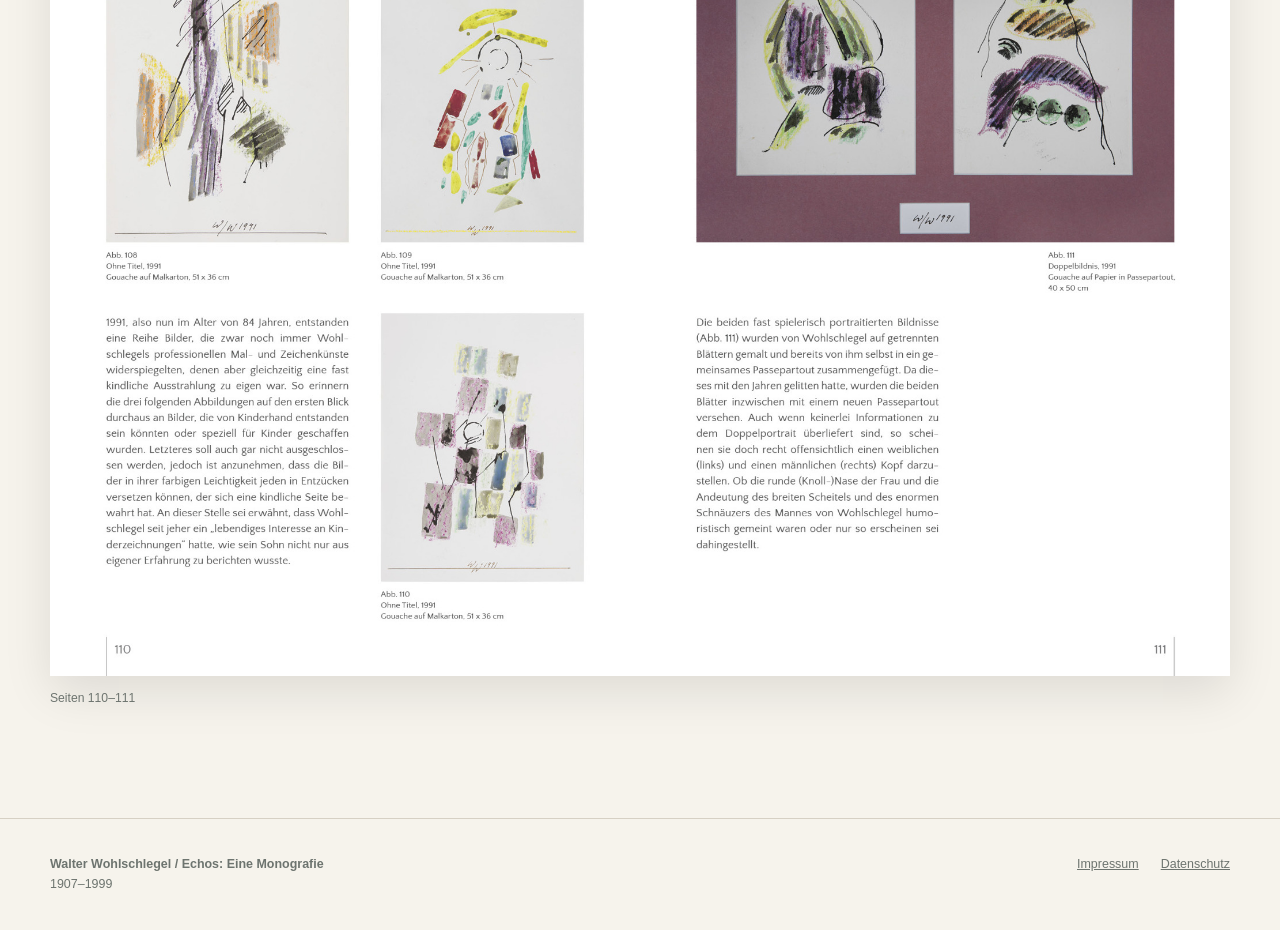
<file: leseprobe.html>
<!doctype html>
<html lang="de">
<head>
<meta charset="utf-8">
<meta name="viewport" content="width=device-width,initial-scale=1">
<title>Leseprobe | Walter Wohlschlegel – Echos: Eine Monografie</title>
<meta name="description" content="Leseprobe aus „Walter Wohlschlegel – Echos: Eine Monografie“ von Dr. Werner Melcher mit ausgewählten Doppelseiten und Abbildungen aus dem Buch.">
<link rel="stylesheet" href="styles.css">
  <meta name="robots" content="index,follow">
  <link rel="canonical" href="https://wohlschlegel-monografie.de/leseprobe.html">
</head>
<body>
<header class="site-header">
  <div class="container nav-wrap">
    <a class="brand" href="index.html">Walter Wohlschlegel / Echos: Eine Monografie</a>
    <button class="menu-toggle" aria-expanded="false" aria-controls="main-nav">Menü</button>
    <nav id="main-nav" class="nav" aria-label="Hauptnavigation">
      <a href="index.html">Das Buch</a>
      <a class="active" href="leseprobe.html">Leseprobe</a>
      <a href="index.html#kontakt">Kontakt</a>
    </nav>
  </div>
</header>
<main>
<section class="section">
  <div class="container">
    <p class="eyebrow">Echos: Eine Monografie</p>
    <h1>Leseprobe</h1>
    <p class="lead">Die folgenden Doppelseiten sind nach Seitenzahl geordnet und vollständig dargestellt.</p>
    <div class="spread-list">
      
        <figure class="spread"><a href="assets/leseprobe-004.jpg" target="_blank" rel="noopener"><img src="assets/leseprobe-004.jpg" alt="Doppelseite aus Echos: Eine Monografie – Seiten 4 und 5"></a><figcaption>Seiten 4–5</figcaption></figure>
<figure class="spread"><a href="assets/vorwort-doppelseite.jpg" target="_blank" rel="noopener"><img src="assets/vorwort-doppelseite.jpg" alt="Doppelseite aus Echos: Eine Monografie – Vorwort, Seiten 6 und 7"></a><figcaption>Seiten 6–7</figcaption></figure>
      <figure class="spread"><a href="assets/ausbildung-doppelseite.jpg" target="_blank" rel="noopener"><img src="assets/ausbildung-doppelseite.jpg" alt="Doppelseite aus Echos: Eine Monografie – Künstlerische Ausbildung 1928–1935, Seiten 12 und 13"></a><figcaption>Seiten 12–13</figcaption></figure>
      <figure class="spread"><a href="assets/leseprobe-034.jpg" target="_blank" rel="noopener"><img src="assets/leseprobe-034.jpg" alt="Doppelseite aus Echos: Eine Monografie – Seiten 34 und 35"></a><figcaption>Seiten 34–35</figcaption></figure>
      <figure class="spread"><a href="assets/leseprobe-042.jpg" target="_blank" rel="noopener"><img src="assets/leseprobe-042.jpg" alt="Doppelseite aus Echos: Eine Monografie – Seiten 42 und 43"></a><figcaption>Seiten 42–43</figcaption></figure>
      <figure class="spread"><a href="assets/leseprobe-046.jpg" target="_blank" rel="noopener"><img src="assets/leseprobe-046.jpg" alt="Doppelseite aus Echos: Eine Monografie – Seiten 46 und 47"></a><figcaption>Seiten 46–47</figcaption></figure>
      <figure class="spread"><a href="assets/leseprobe-048.jpg" target="_blank" rel="noopener"><img src="assets/leseprobe-048.jpg" alt="Doppelseite aus Echos: Eine Monografie – Seiten 48 und 49"></a><figcaption>Seiten 48–49</figcaption></figure>
      <figure class="spread"><a href="assets/leseprobe-074.jpg" target="_blank" rel="noopener"><img src="assets/leseprobe-074.jpg" alt="Doppelseite aus Echos: Eine Monografie – Seiten 74 und 75"></a><figcaption>Seiten 74–75</figcaption></figure>
      <figure class="spread"><a href="assets/leseprobe-076.jpg" target="_blank" rel="noopener"><img src="assets/leseprobe-076.jpg" alt="Doppelseite aus Echos: Eine Monografie – Seiten 76 und 77"></a><figcaption>Seiten 76–77</figcaption></figure>
      <figure class="spread"><a href="assets/leseprobe-082.jpg" target="_blank" rel="noopener"><img src="assets/leseprobe-082.jpg" alt="Doppelseite aus Echos: Eine Monografie – Seiten 82 und 83"></a><figcaption>Seiten 82–83</figcaption></figure>
      <figure class="spread"><a href="assets/leseprobe-084.jpg" target="_blank" rel="noopener"><img src="assets/leseprobe-084.jpg" alt="Doppelseite aus Echos: Eine Monografie – Seiten 84 und 85"></a><figcaption>Seiten 84–85</figcaption></figure>
      <figure class="spread"><a href="assets/leseprobe-098.jpg" target="_blank" rel="noopener"><img src="assets/leseprobe-098.jpg" alt="Doppelseite aus Echos: Eine Monografie – Seiten 98 und 99"></a><figcaption>Seiten 98–99</figcaption></figure>
      <figure class="spread"><a href="assets/leseprobe-106.jpg" target="_blank" rel="noopener"><img src="assets/leseprobe-106.jpg" alt="Doppelseite aus Echos: Eine Monografie – Seiten 106 und 107"></a><figcaption>Seiten 106–107</figcaption></figure>
      <figure class="spread"><a href="assets/leseprobe-110.jpg" target="_blank" rel="noopener"><img src="assets/leseprobe-110.jpg" alt="Doppelseite aus Echos: Eine Monografie – Seiten 110 und 111"></a><figcaption>Seiten 110–111</figcaption></figure>
    </div>
  </div>
</section>
</main>
<footer class="footer"><div class="container footer-grid"><div><strong>Walter Wohlschlegel / Echos: Eine Monografie</strong><br>1907–1999</div><div><a href="impressum.html">Impressum</a><a href="datenschutz.html">Datenschutz</a></div></div></footer>
<script src="script.js"></script>
</body>
</html>
</file>
<file: styles.css>
*{box-sizing:border-box}
:root{--ink:#252a27;--muted:#6d746f;--paper:#f6f3ec;--paper2:#ece8de;--line:#d6d0c4;--accent:#405348;--dark:#29332e;--max:1180px}
html{scroll-behavior:smooth}
body{margin:0;color:var(--ink);background:var(--paper);font-family:Georgia,"Times New Roman",serif;line-height:1.65}
img{max-width:100%;display:block}
a{color:inherit}
.container{width:min(calc(100% - 48px),var(--max));margin:auto}
.narrow{max-width:850px}
.site-header{position:sticky;top:0;z-index:20;background:rgba(246,243,236,.94);backdrop-filter:blur(10px);border-bottom:1px solid rgba(214,208,196,.7)}
.nav-wrap{min-height:74px;display:flex;align-items:center;justify-content:space-between;gap:24px}
.brand{text-decoration:none;font-size:1.15rem;letter-spacing:.04em}
.nav{display:flex;gap:24px;font-family:Arial,sans-serif;font-size:.82rem}
.nav a{text-decoration:none}.nav a:hover{text-decoration:underline}
.menu-toggle{display:none;border:1px solid var(--line);background:transparent;padding:8px 12px}
.hero-book{background:#e9e4d8;padding:90px 0 110px}
.hero-book-grid{display:grid;grid-template-columns:minmax(260px,390px) 1fr;gap:90px;align-items:center}
.book-cover img{width:100%;box-shadow:0 24px 60px rgba(0,0,0,.13)}
.hero-copy{max-width:700px}
.eyebrow{font-family:Arial,sans-serif;text-transform:uppercase;letter-spacing:.16em;font-size:.72rem;color:var(--muted);margin:0 0 16px}
h1,h2,h3{font-weight:400;line-height:1.05;margin:0 0 24px}
h1{font-size:clamp(4rem,8vw,7.6rem);letter-spacing:-.055em}
h2{font-size:clamp(2.4rem,4vw,4.2rem);letter-spacing:-.035em}
h3{font-size:1.35rem}
.book-title{font-size:1.65rem;margin:0;color:#3c4741}
.book-author{font-size:1.05rem;color:var(--muted);margin:5px 0 22px}
.lead{font-size:1.18rem;max-width:620px;color:#414843}
.lead-small{font-size:1.2rem;color:var(--muted)}
.button{display:inline-flex;width:max-content;margin-top:20px;padding:12px 20px;background:var(--accent);color:white;text-decoration:none;font-family:Arial,sans-serif;font-size:.82rem;letter-spacing:.04em;border:0}
.button.secondary{background:transparent;color:var(--accent);border:1px solid var(--accent)}
.light-button{background:#f1eee7;color:var(--dark)}
.section{padding:110px 0}
.intro{background:var(--paper)}
.vorwort-grid{display:grid;grid-template-columns:280px 1fr;gap:90px;align-items:start}
.vorwort-heading{position:sticky;top:110px}
.side-note{font-family:Arial,sans-serif;color:var(--muted);font-size:.8rem;line-height:1.5}
.vorwort-text{max-width:820px;font-size:1.03rem}
.vorwort-text p{margin:0 0 24px}
.vorwort-text p:nth-of-type(3){font-size:1.5rem;line-height:1.35;color:#365b45;padding:10px 0}
.timeline-section{background:#e2ddd1}
.timeline{display:grid;grid-template-columns:repeat(3,1fr);gap:1px;background:var(--line);border:1px solid var(--line)}
.timeline article{background:#e2ddd1;padding:30px;min-height:190px}
.timeline span{font-family:Arial,sans-serif;font-size:.75rem;color:var(--muted);letter-spacing:.08em}
.timeline h3{margin-top:18px;margin-bottom:10px}.timeline p{margin:0;color:#555c57}
.section-alt{background:var(--paper2)}
.two-col{display:grid;grid-template-columns:1fr 1fr;gap:90px;align-items:start}
.book-cover-small{max-width:380px}
.purchase-box{margin-top:38px;padding:25px 28px;background:#ded9cd;border-left:3px solid var(--accent)}
.purchase-box p{margin:8px 0 0}
.section-dark{background:var(--dark);color:#f1eee7}
.section-dark .eyebrow,.section-dark .section-intro{color:#bfc6c0}
.section-heading{display:grid;grid-template-columns:1fr 1fr;gap:70px;align-items:end}
.section-intro{font-size:1.08rem}
.contact{padding-top:70px;padding-bottom:90px}
.contact-box{background:#ddd8cc;padding:60px;display:flex;justify-content:space-between;align-items:center;gap:40px}
.contact-box h2{max-width:680px}
.footer{border-top:1px solid var(--line);padding:35px 0;background:var(--paper)}
.footer-grid{display:flex;justify-content:space-between;gap:30px;font-family:Arial,sans-serif;font-size:.78rem;color:var(--muted)}
.footer a{margin-left:22px}
.legal-page{min-height:70vh}
@media(max-width:850px){
.container{width:min(calc(100% - 32px),var(--max))}
.nav{display:none;position:absolute;left:0;right:0;top:74px;background:var(--paper);padding:20px 16px;border-bottom:1px solid var(--line);flex-direction:column;gap:14px}
.nav.open{display:flex}.menu-toggle{display:block}
.hero-book{padding:55px 0 70px}.hero-book-grid{grid-template-columns:1fr;gap:50px}
.book-cover{max-width:340px}
h1{font-size:clamp(3.4rem,15vw,6rem)}
.section{padding:75px 0}.vorwort-grid,.two-col,.section-heading{grid-template-columns:1fr;gap:45px}
.vorwort-heading{position:static}.timeline{grid-template-columns:1fr}
.contact-box{padding:35px;display:block}.footer-grid{display:block}.footer-grid>div+div{margin-top:18px}
.footer a{margin:0 18px 0 0}
}
.brand{max-width:420px;line-height:1.25}
.nav a.active{color:var(--accent);font-weight:600}
.ellipsis{font-size:2.1rem!important;letter-spacing:.22em;color:var(--muted)!important;margin-top:4px!important}
.spread-list{display:grid;gap:70px;margin-top:55px}
.spread{margin:0}
.spread a{display:block;background:white}
.spread img{width:100%;height:auto;max-width:1180px;margin:0 auto;box-shadow:0 16px 45px rgba(0,0,0,.10)}
.spread figcaption{font-family:Arial,sans-serif;font-size:.76rem;color:var(--muted);margin-top:12px}
@media(max-width:850px){.brand{max-width:290px;font-size:1rem}.ellipsis{font-size:1.7rem!important}.spread-list{gap:48px}}

/* Rechtliche Seiten: kleinere, mobilfreundliche Überschriften */
.legal-page h1{
  font-size:clamp(2.4rem,6vw,4.2rem);
  line-height:1.05;
  letter-spacing:-.035em;
  overflow-wrap:anywhere;
  word-break:normal;
  hyphens:auto;
}
.legal-page h2{
  font-size:clamp(1.55rem,3vw,2.15rem);
  line-height:1.2;
  letter-spacing:-.015em;
  margin-top:48px;
  margin-bottom:18px;
}
.legal-page p,
.legal-page a{
  overflow-wrap:anywhere;
}
@media(max-width:850px){
  .legal-page h1{
    font-size:clamp(2.1rem,10vw,3.2rem);
    line-height:1.08;
  }
  .legal-page h2{
    font-size:1.5rem;
    margin-top:36px;
  }
}
</file>
